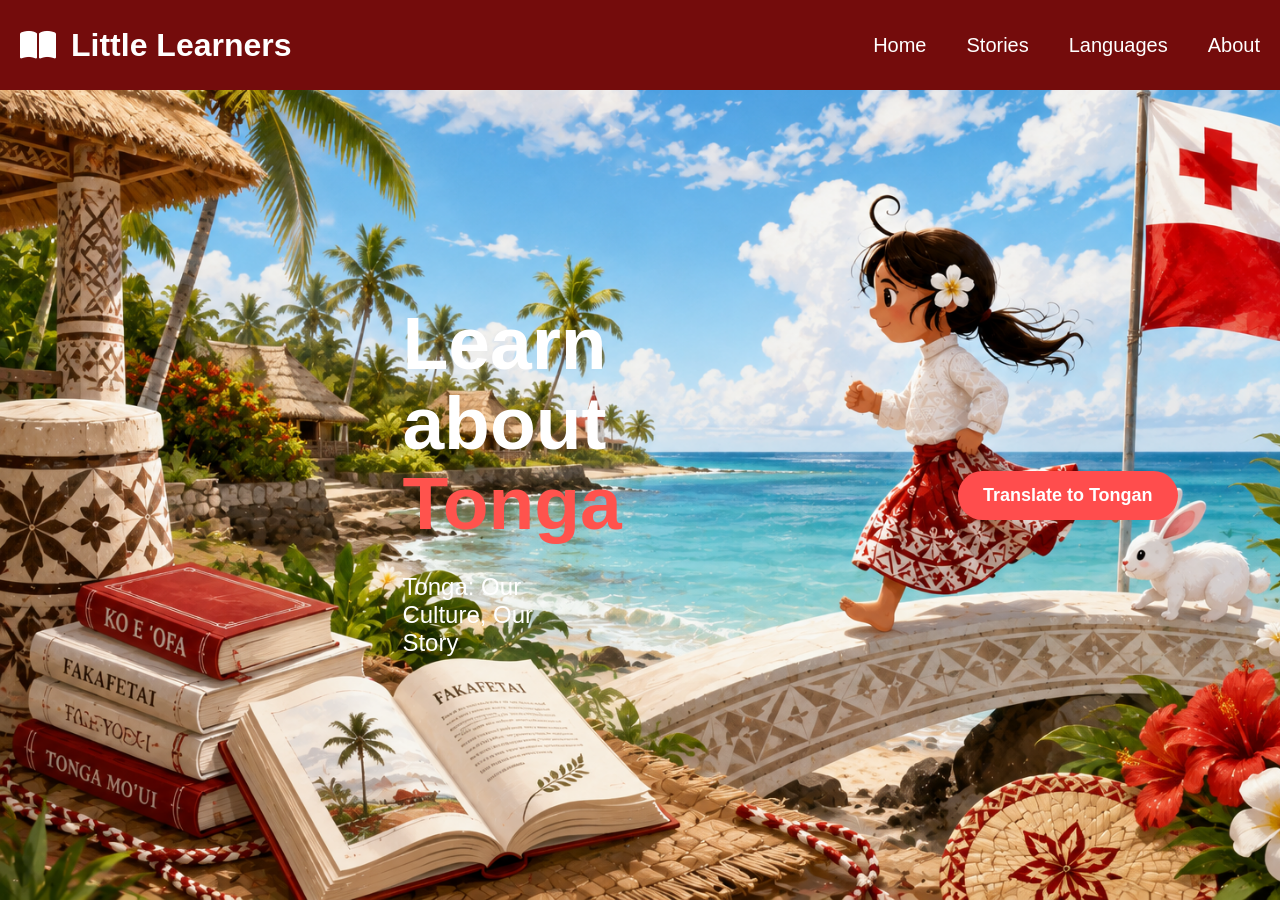
<file: index.html>
<!DOCTYPE html>
<html lang="en">
<head>
    <meta charset="UTF-8">
    <meta name="viewport" content="width=device-width, initial-scale=1.0">
    <title>Little Readers</title>
    <link rel="stylesheet" href="style.css">
    <link rel="stylesheet"
        href="https://cdnjs.cloudflare.com/ajax/libs/font-awesome/6.5.2/css/all.min.css">
</head>
<body>
    <div class="main">
        <div class="logo">
            <i class="fa-solid fa-book-open"></i>
            <h2>Little Learners</h2>
        </div>
        <div class="navbar">
            <a href="#">Home</a>
            <a href="stories.html">Stories</a>
            <a href="#">Languages</a>
            <a href="#">About</a>


        </div>
    </div>
    <section class="hero">
        <div class="hero-text">
        <h1 id="title">
            Learn about
            <br>
            <span>Tonga</span>
        </h1>

        <p id="description">
            Tonga: Our Culture, Our Story
        </p>
        </div>
<button id="translateBtn" class="translate-btn">
    Translate to Tongan
</button>
    </section>

    <script src="index.js"></script>
</body>
</html>
</file>
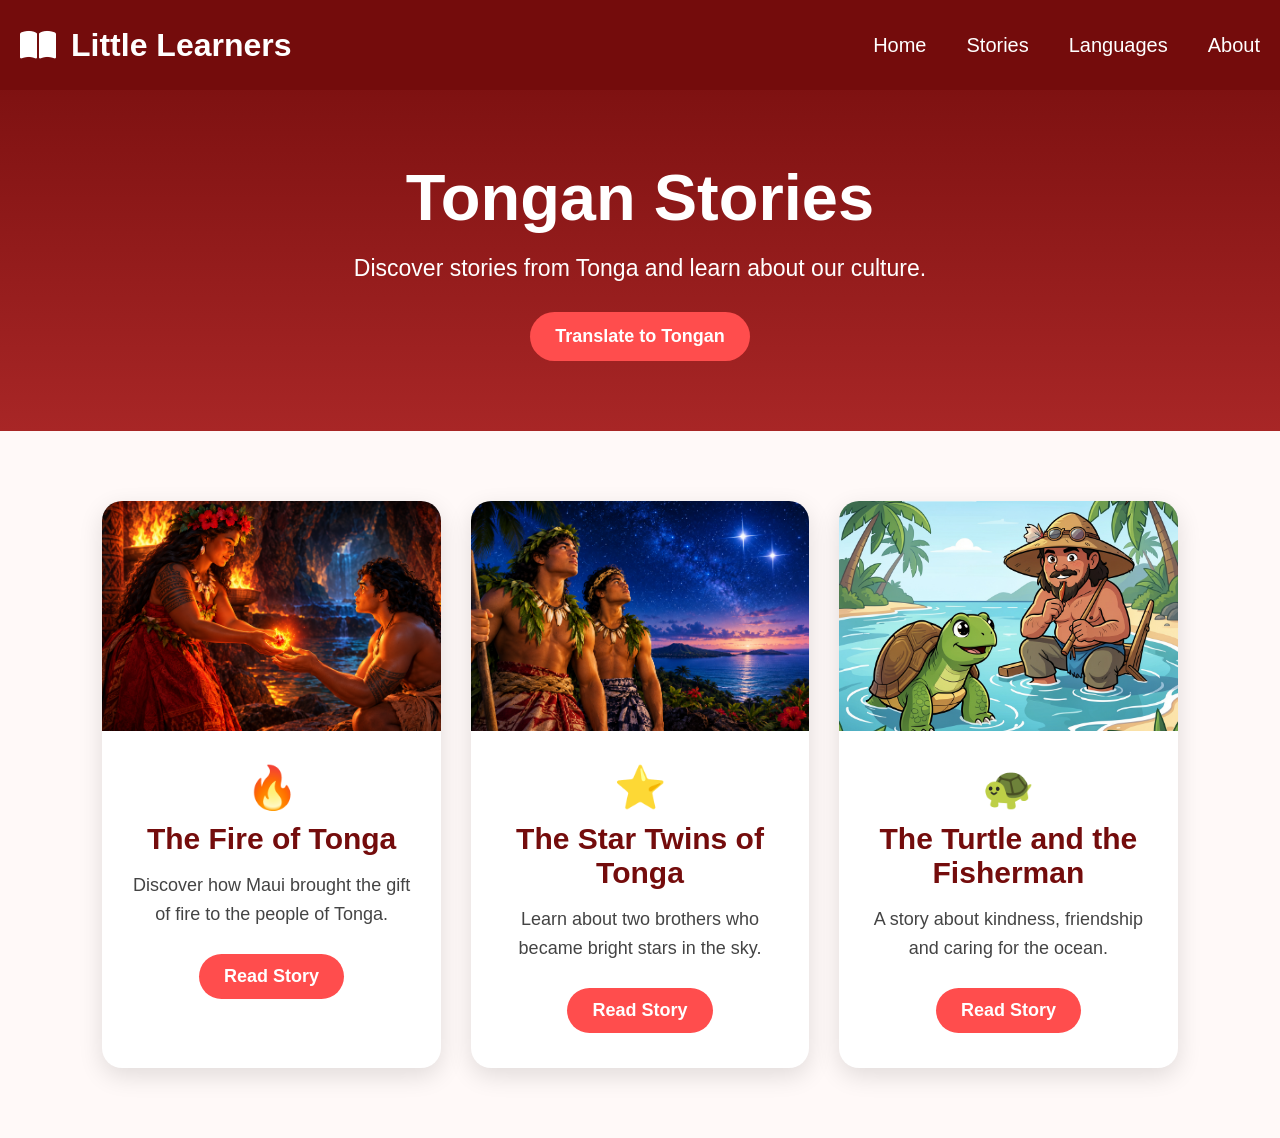
<file: stories.html>
<!DOCTYPE html>
<html lang="en">

<head>
    <meta charset="UTF-8">
    <meta name="viewport" content="width=device-width, initial-scale=1.0">

    <title>Tongan Stories | Little Learners</title>

    <link rel="stylesheet" href="stories.css">

    <link rel="stylesheet"
        href="https://cdnjs.cloudflare.com/ajax/libs/font-awesome/6.5.2/css/all.min.css">
</head>

<body>


    <div class="main">

        <div class="logo">
            <i class="fa-solid fa-book-open"></i>
            <h2>Little Learners</h2>
        </div>

        <div class="navbar">
            <a href="index.html">Home</a>
            <a href="stories.html">Stories</a>
            <a href="#">Languages</a>
            <a href="#">About</a>
        </div>

    </div>



    <section class="stories-hero">

        <h1 id="storiesTitle">
            Tongan Stories
        </h1>

        <p id="storiesDescription">
            Discover stories from Tonga and learn about our culture.
        </p>

        <button id="translateBtn" class="translate-btn">
            Translate to Tongan
        </button>

    </section>


    <section class="story-container">


        <div class="story-card">

    <img src="/photos/ChatGPT Image Sep 9, 2026, 09_29_42 AM.png"
         alt="The Fire of Tonga">

    <div class="story-card-content">

        <div class="story-icon">
            🔥
        </div>

        <h2 id="story1Title">
            The Fire of Tonga
        </h2>

        <p id="story1Description">
            Discover how Maui brought the gift of fire
            to the people of Tonga.
        </p>

        <a href="story1.html" class="read-btn" id="story1Button">
            Read Story
        </a>

    </div>

</div>



        <div class="story-card">

            <img src="/photos/ChatGPT Image Sep 9, 2026, 09_29_30 AM.png"
                 alt="The Star Twins of Tonga">

            <div class="story-card-content">

                <div class="story-icon">
                    ⭐
                </div>

                <h2 id="story2Title">
                    The Star Twins of Tonga
                </h2>

                <p id="story2Description">
                    Learn about two brothers who became
                    bright stars in the sky.
                </p>

                <a href="story2.html" class="read-btn" id="story2Button">
                    Read Story
                </a>

            </div>

        </div>



        <div class="story-card">

            <img src="/photos/pixlr-image-6aa081cf82e341d68faa0e74.png"
                 alt="The Turtle and the Fisherman">

            <div class="story-card-content">

                <div class="story-icon">
                    🐢
                </div>

                <h2 id="story3Title">
                    The Turtle and the Fisherman
                </h2>

                <p id="story3Description">
                    A story about kindness, friendship
                    and caring for the ocean.
                </p>

                <a href="story3.html" class="read-btn" id="story3Button">
                    Read Story
                </a>

            </div>

        </div>

    </section>


    <script src="stories.js"></script>

</body>
</html>
</file>
<file: style.css>
@import url('https://fonts.googleapis.com/css2?family=ABeeZee:ital@0;1&display=swap');


*{
    padding: 0px;
    margin: 0;
    box-sizing: border-box;
}
 

body{
    background-color: #FFF9F8;
    overflow-x: hidden;
}

.main{
    width: 100%;
    height: 90px;
    background-color: #740c0c;
    display: flex;
    justify-content: space-between;
    align-items: center;
    padding: 0%;
    position: fixed;
    top: 0%;
    z-index: 1000;
}


.logo{
    display: flex;
    align-items: center;
    gap: 15px;
    color: #FFFFFF;
    padding-left: 20px;
    font-family: 'Gill Sans', 'Gill Sans MT', Calibri, 'Trebuchet MS', sans-serif;
}
    

.logo i{
    font-size: 32px;
    color: #ffffff;
}

.logo h2{
    font-size: 32px;
}

.navbar{
    display: flex;
    gap:40px;
    padding-right: 20px;
    font-family: 'Gill Sans', 'Gill Sans MT', Calibri, 'Trebuchet MS', sans-serif;
}

.navbar a {
    position: relative;
    display: inline-block;
    text-decoration: none;
    color: white;
    font-size: 20px;
    transition: color 0.3s ease;
}

.navbar a::after {
    content: "";
    position: absolute;
    left: 0;
    bottom: -4px;

    width: 100%;
    height: 2px;

    background-color: #ff4d4d;
    border-radius: 10px;

    transform: scaleX(0);
    transform-origin: left;
    transition: transform 0.3s ease;
}

.navbar a:hover {
    color: #ff4d4d;
}

.navbar a:hover::after {
    transform: scaleX(1);
}

.hero{

    background:linear-gradient(#740c0c,#a82626);

    color:white;

    display:flex;

    justify-content:space-between;

    align-items:center;

    padding:170px 8% 80px;

        font-family: 'Gill Sans', 'Gill Sans MT', Calibri, 'Trebuchet MS', sans-serif;

    background-image: url(/photos/imageisland.png);

    background-size: cover;
    
    min-height: 100vh;
}

.hero-text{

    width:45%;
    padding-left:300px;
}

.hero h1{

    font-size:75px;

    line-height:80px;
}

.hero h1 span{

    color:#ff534d;
}

.hero p{

    font-size:24px;

    margin:30px 0;
}



.translate-btn {
    background-color: #ff4d4d;
    color: white;

    border: none;

    padding: 14px 25px;

    border-radius: 30px;

    font-family: 'Gill Sans', 'Gill Sans MT', Calibri, sans-serif;

    font-size: 18px;
    font-weight: bold;

    cursor: pointer;

    display: inline-block;

    transition: all 0.3s ease;
}

.translate-btn:hover {
    background-color: #ff534d;

    transform: translateY(-4px);

    box-shadow: 0 10px 20px rgba(0, 0, 0, 0.25);
}
</file>
<file: stories.css>
@import url('https://fonts.googleapis.com/css2?family=ABeeZee:ital@0;1&display=swap');


* {
    padding: 0;
    margin: 0;
    box-sizing: border-box;
}


body {
    background-color: #FFF9F8;
    overflow-x: hidden;

    font-family: 'Gill Sans',
                 'Gill Sans MT',
                 Calibri,
                 sans-serif;
}




.main {
    width: 100%;
    height: 90px;

    background-color: #740c0c;

    display: flex;
    justify-content: space-between;
    align-items: center;

    position: fixed;
    top: 0;

    z-index: 1000;
}


.logo {
    display: flex;
    align-items: center;

    gap: 15px;

    color: white;

    padding-left: 20px;
}


.logo i {
    font-size: 32px;
}


.logo h2 {
    font-size: 32px;
}


.navbar {
    display: flex;

    gap: 40px;

    padding-right: 20px;
}


.navbar a {
    position: relative;

    text-decoration: none;

    color: white;

    font-size: 20px;

    transition: 0.3s;
}


.navbar a::after {

    content: "";

    position: absolute;

    left: 0;

    bottom: -4px;

    width: 100%;

    height: 2px;

    background-color: #ff4d4d;

    transform: scaleX(0);

    transform-origin: left;

    transition: 0.3s;

}


.navbar a:hover {
    color: #ff4d4d;
}


.navbar a:hover::after {
    transform: scaleX(1);
}


.stories-hero {

    background: linear-gradient(
        #740c0c,
        #a82626
    );

    color: white;

    text-align: center;

    padding: 160px 20px 70px;
}


.stories-hero h1 {

    font-size: 65px;

    margin-bottom: 20px;
}


.stories-hero p {

    font-size: 23px;

    margin-bottom: 30px;
}




.translate-btn {

    background-color: #ff4d4d;

    color: white;

    border: none;

    padding: 14px 25px;

    border-radius: 30px;

    font-size: 18px;

    font-weight: bold;

    cursor: pointer;

    transition: 0.3s;
}


.translate-btn:hover {

    background-color: #ff534d;

    transform: translateY(-4px);

    box-shadow:
        0 10px 20px
        rgba(0,0,0,0.25);
}




.story-container {

    display: grid;

    grid-template-columns:
        repeat(3, 1fr);

    gap: 30px;

    padding: 70px 8%;

    max-width: 1400px;

    margin: auto;
}


.story-card {

    background-color: white;

    border-radius: 20px;

    overflow: hidden;

    text-align: center;

    box-shadow:
        0 8px 25px
        rgba(0,0,0,0.12);

    transition: 0.3s;
}


.story-card:hover {

    transform: translateY(-8px);

    box-shadow:
        0 15px 30px
        rgba(0,0,0,0.18);
}


.story-card img {

    width: 100%;

    height: 230px;

    object-fit: cover;
}


.story-card-content {

    padding: 28px 25px 35px;
}


.story-icon {

    font-size: 42px;
}


.story-card h2 {

    color: #740c0c;

    font-size: 30px;

    margin: 10px 0 15px;
}


.story-card p {

    color: #444;

    font-size: 18px;

    line-height: 1.6;

    margin-bottom: 25px;
}




.read-btn {

    display: inline-block;

    background-color: #ff4d4d;

    color: white;

    text-decoration: none;

    padding: 12px 25px;

    border-radius: 30px;

    font-size: 18px;

    font-weight: bold;

    transition: 0.3s;
}


.read-btn:hover {

    background-color: #740c0c;

    transform: translateY(-3px);
}




@media (max-width: 900px) {

    .story-container {

        grid-template-columns: 1fr;
    }

}


@media (max-width: 650px) {

    .main {

        height: auto;

        padding: 15px 10px;

        flex-direction: column;

        gap: 10px;
    }


    .logo {

        padding-left: 0;
    }


    .logo h2 {

        font-size: 25px;
    }


    .navbar {

        gap: 18px;

        padding-right: 0;
    }


    .navbar a {

        font-size: 16px;
    }


    .stories-hero h1 {

        font-size: 45px;
    }

}
</file>
